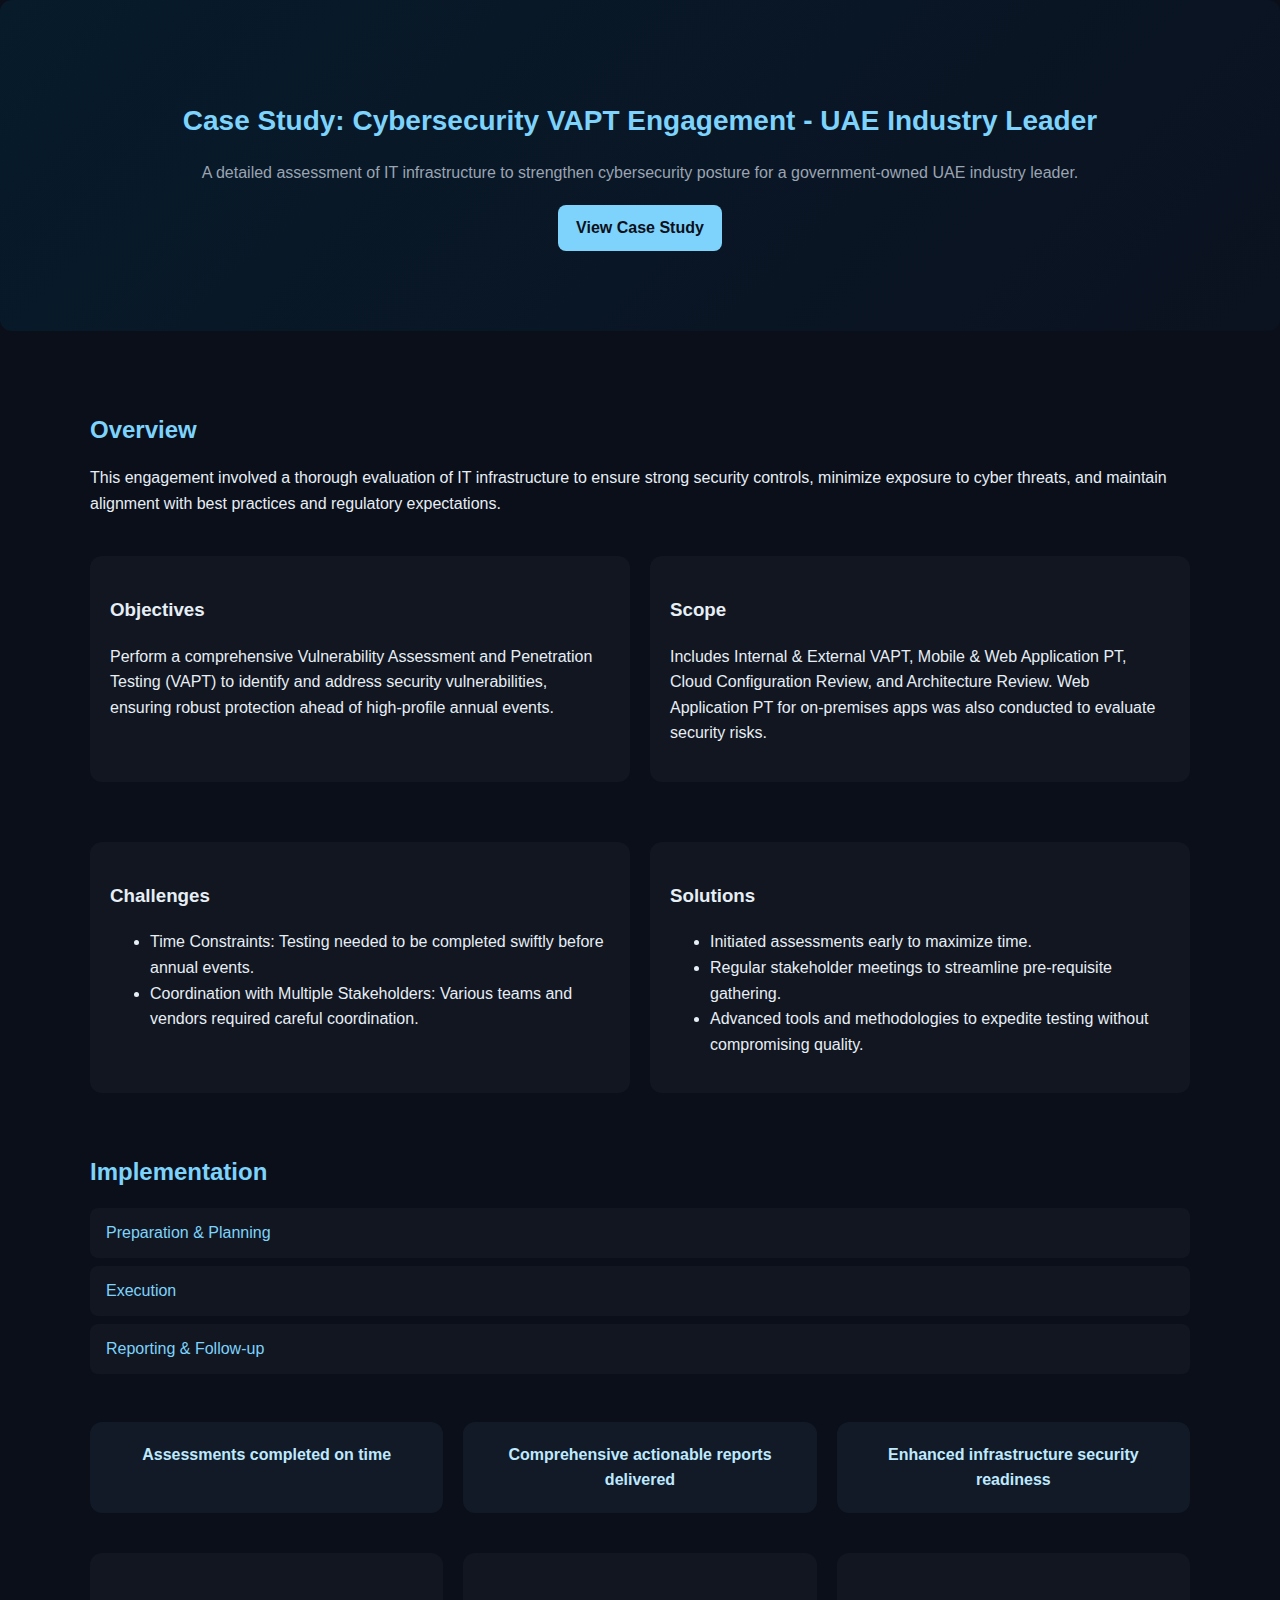
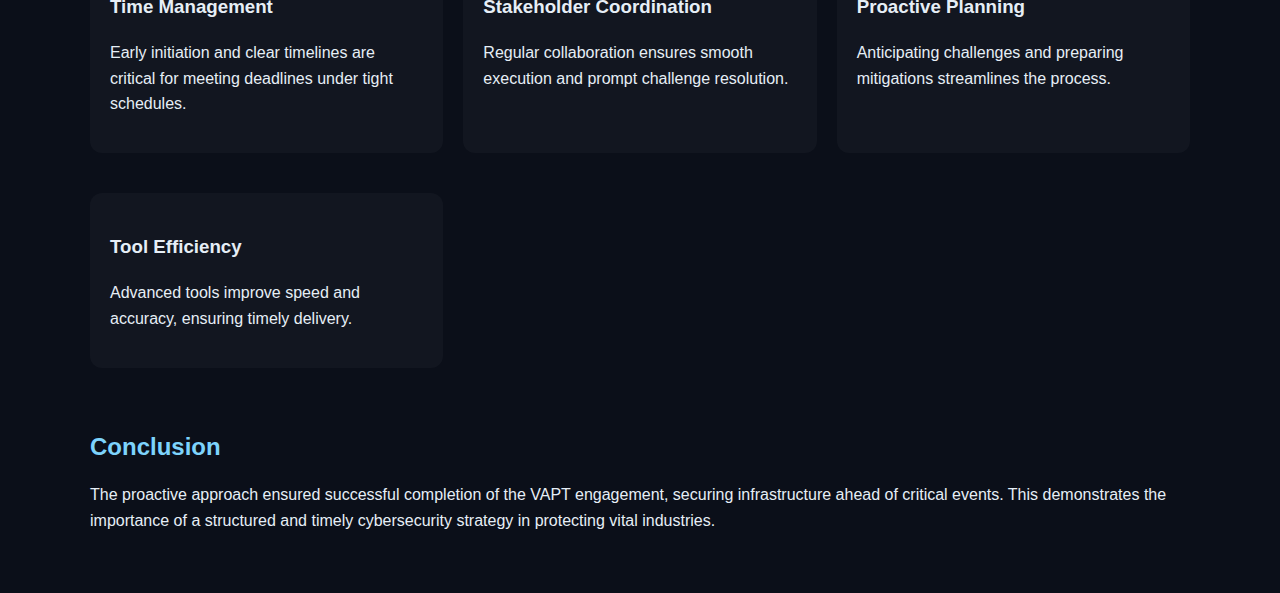
<file: project 3.html>
<!DOCTYPE html>
<html lang="en">
<head>
    <meta charset="UTF-8">
    <meta name="viewport" content="width=device-width, initial-scale=1.0">
    <title>Cybersecurity Case Study</title>
    <style>
        body {
            margin: 0;
            font-family: 'Inter', sans-serif;
            background-color: #0b0f19;
            color: #e6eef6;
            line-height: 1.6;
        }

        .wrap {
            max-width: 1100px;
            margin: 0 auto;
            padding: 20px;
        }

        .hero {
            text-align: center;
            padding: 80px 20px;
            background: linear-gradient(135deg, #071b2b, #0b1220);
            border-radius: 12px;
            margin-bottom: 40px;
        }

        .hero h1 {
            font-size: 28px;
            margin-bottom: 12px;
            color: #7dd3fc;
        }

        .hero p {
            font-size: 16px;
            margin-bottom: 20px;
            color: #9aa4b2;
        }

        .btn {
            display: inline-block;
            text-decoration: none;
            padding: 10px 18px;
            border-radius: 8px;
            background-color: #7dd3fc;
            color: #0b0f19;
            font-weight: 600;
            transition: 0.3s;
        }

        .btn:hover {
            background-color: #60a5fa;
        }

        .section {
            margin-bottom: 40px;
        }

        h2 {
            color: #7dd3fc;
            margin-bottom: 16px;
        }

        .card {
            background-color: rgba(255,255,255,0.03);
            padding: 20px;
            border-radius: 12px;
            margin-bottom: 20px;
            transition: 0.3s;
        }

        .grid-2 {
            display: grid;
            grid-template-columns: repeat(auto-fit, minmax(280px, 1fr));
            gap: 20px;
        }

        .grid-3 {
            display: grid;
            grid-template-columns: repeat(auto-fit, minmax(200px, 1fr));
            gap: 20px;
        }

        .hover-card, .card:hover {
            box-shadow: 0 0 20px rgba(125,211,252,0.6);
            transform: translateY(-4px);
            transition: 0.3s;
        }

        .accordion-btn {
            background-color: rgba(255,255,255,0.03);
            border: none;
            padding: 16px;
            width: 100%;
            text-align: left;
            outline: none;
            font-size: 16px;
            color: #7dd3fc;
            cursor: pointer;
            border-radius: 8px;
            margin-bottom: 8px;
            transition: 0.3s;
        }

        .accordion-btn.active {
            background-color: rgba(125,211,252,0.2);
        }

        .accordion-content {
            max-height: 0;
            overflow: hidden;
            transition: max-height 0.3s ease-out;
            padding-left: 12px;
            color: #9aa4b2;
        }

        .metric {
            background-color: rgba(125,211,252,0.06);
            padding: 20px;
            border-radius: 12px;
            text-align: center;
            color: #bfe9ff;
            font-weight: 600;
        }
    </style>
</head>
<body>

    <header class="hero">
        <h1>Case Study: Cybersecurity VAPT Engagement - UAE Industry Leader</h1>
        <p>A detailed assessment of IT infrastructure to strengthen cybersecurity posture for a government-owned UAE industry leader.</p>
        <a href="#overview" class="btn">View Case Study</a>
    </header>

    <main class="wrap">

        <section id="overview" class="section">
            <h2>Overview</h2>
            <p>This engagement involved a thorough evaluation of IT infrastructure to ensure strong security controls, minimize exposure to cyber threats, and maintain alignment with best practices and regulatory expectations.</p>
        </section>

        <section id="objectives-scope" class="section grid-2">
            <div class="card">
                <h3>Objectives</h3>
                <p>Perform a comprehensive Vulnerability Assessment and Penetration Testing (VAPT) to identify and address security vulnerabilities, ensuring robust protection ahead of high-profile annual events.</p>
            </div>
            <div class="card">
                <h3>Scope</h3>
                <p>Includes Internal & External VAPT, Mobile & Web Application PT, Cloud Configuration Review, and Architecture Review. Web Application PT for on-premises apps was also conducted to evaluate security risks.</p>
            </div>
        </section>

        <section id="challenges-solutions" class="section grid-2">
            <div class="card">
                <h3>Challenges</h3>
                <ul>
                    <li>Time Constraints: Testing needed to be completed swiftly before annual events.</li>
                    <li>Coordination with Multiple Stakeholders: Various teams and vendors required careful coordination.</li>
                </ul>
            </div>
            <div class="card">
                <h3>Solutions</h3>
                <ul>
                    <li>Initiated assessments early to maximize time.</li>
                    <li>Regular stakeholder meetings to streamline pre-requisite gathering.</li>
                    <li>Advanced tools and methodologies to expedite testing without compromising quality.</li>
                </ul>
            </div>
        </section>

        <section id="implementation" class="section">
            <h2>Implementation</h2>
            <div class="accordion">
                <button class="accordion-btn">Preparation & Planning</button>
                <div class="accordion-content">
                    <ul>
                        <li>Kickoff meetings to outline scope, timelines, deliverables.</li>
                        <li>Pre-requisites shared and tracked for timely collection.</li>
                    </ul>
                </div>

                <button class="accordion-btn">Execution</button>
                <div class="accordion-content">
                    <ul>
                        <li>Utilized industry-leading tools for vulnerability assessments and penetration testing.</li>
                        <li>Continuous collaboration with client team to minimize disruption.</li>
                    </ul>
                </div>

                <button class="accordion-btn">Reporting & Follow-up</button>
                <div class="accordion-content">
                    <ul>
                        <li>Detailed reports highlighting vulnerabilities, impacts, and remediation steps.</li>
                        <li>Follow-up sessions to verify implementation of fixes.</li>
                    </ul>
                </div>
            </div>
        </section>

        <section id="outcomes" class="section grid-3">
            <div class="metric">Assessments completed on time</div>
            <div class="metric">Comprehensive actionable reports delivered</div>
            <div class="metric">Enhanced infrastructure security readiness</div>
        </section>

        <section id="lessons-learned" class="section grid-2">
            <div class="card">
                <h3>Time Management</h3>
                <p>Early initiation and clear timelines are critical for meeting deadlines under tight schedules.</p>
            </div>
            <div class="card">
                <h3>Stakeholder Coordination</h3>
                <p>Regular collaboration ensures smooth execution and prompt challenge resolution.</p>
            </div>
            <div class="card">
                <h3>Proactive Planning</h3>
                <p>Anticipating challenges and preparing mitigations streamlines the process.</p>
            </div>
            <div class="card">
                <h3>Tool Efficiency</h3>
                <p>Advanced tools improve speed and accuracy, ensuring timely delivery.</p>
            </div>
        </section>

        <section id="conclusion" class="section">
            <h2>Conclusion</h2>
            <p>The proactive approach ensured successful completion of the VAPT engagement, securing infrastructure ahead of critical events. This demonstrates the importance of a structured and timely cybersecurity strategy in protecting vital industries.</p>
        </section>

    </main>

    <script>
        const accBtns = document.querySelectorAll('.accordion-btn');
        accBtns.forEach(btn => {
            btn.addEventListener('click', () => {
                btn.classList.toggle('active');
                const content = btn.nextElementSibling;
                if (content.style.maxHeight) {
                    content.style.maxHeight = null;
                } else {
                    content.style.maxHeight = content.scrollHeight + 'px';
                }
            });
        });
    </script>

</body>
</html>
</file>
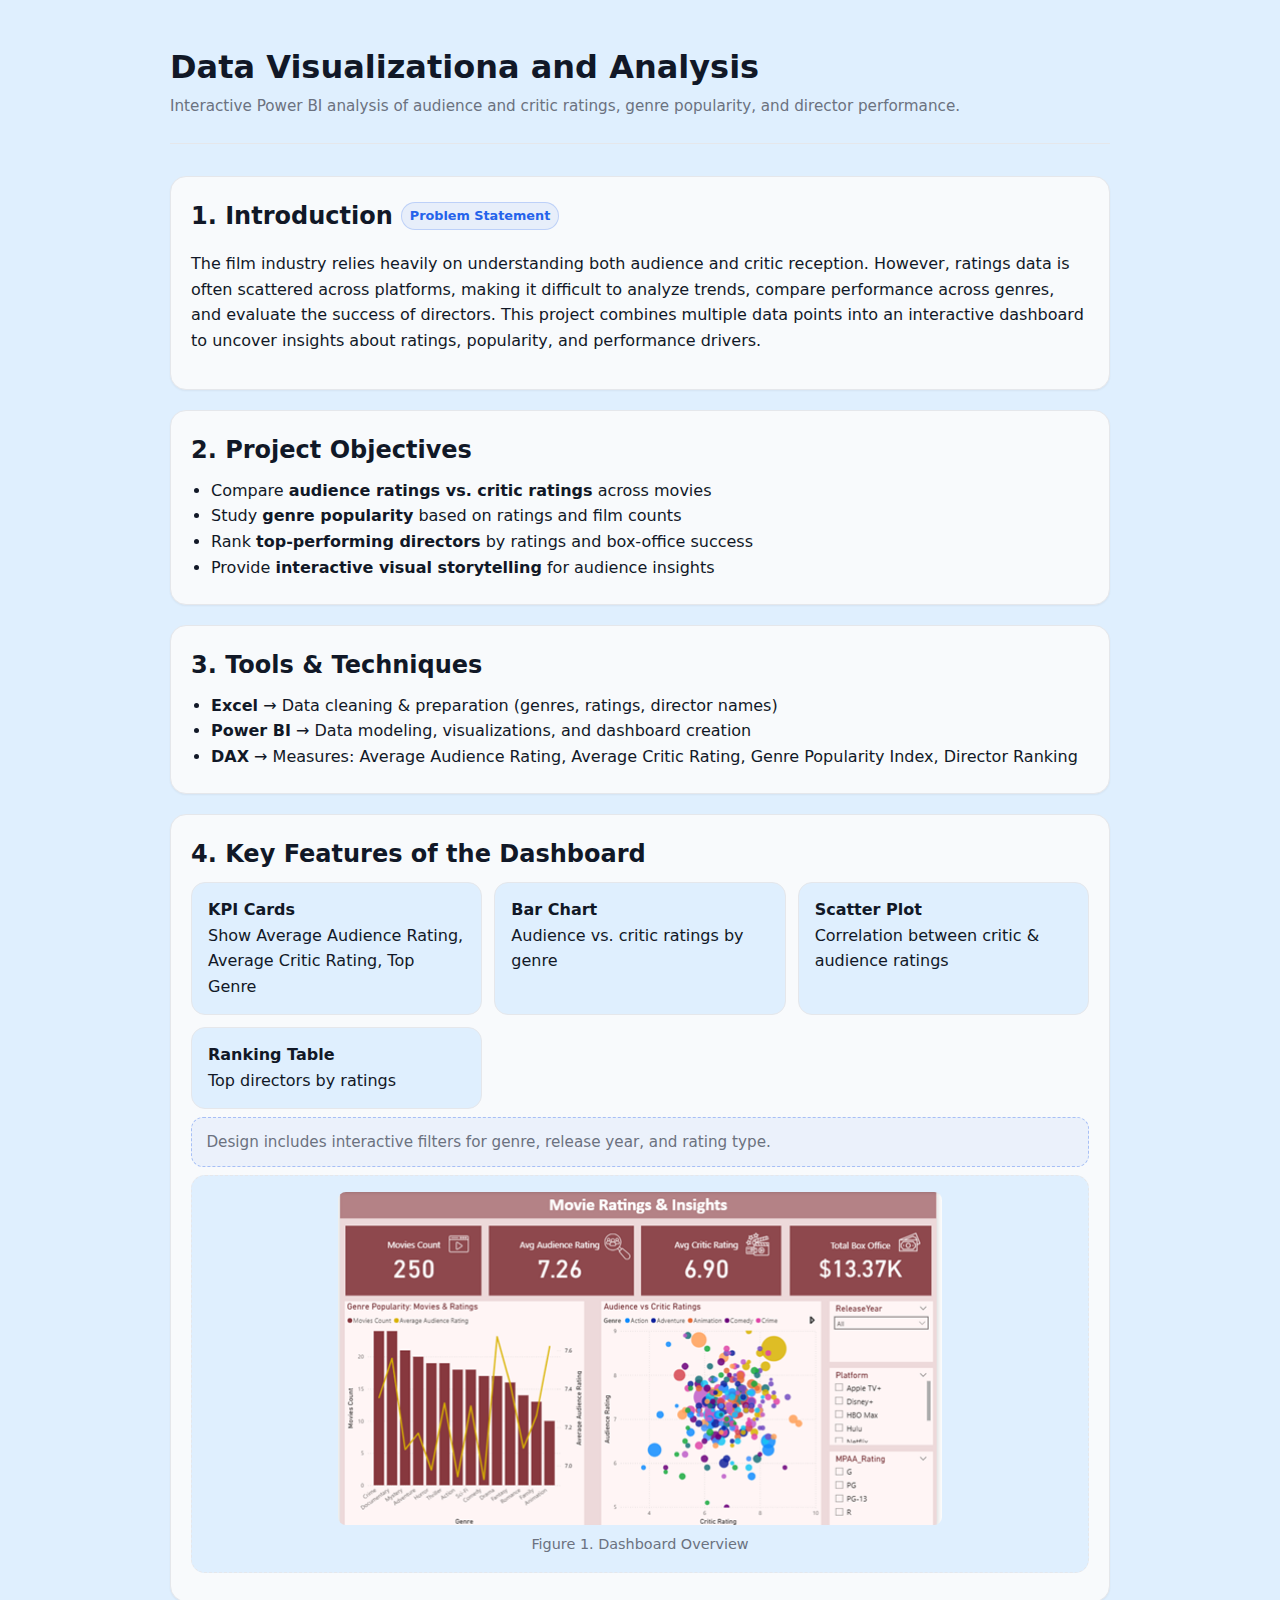
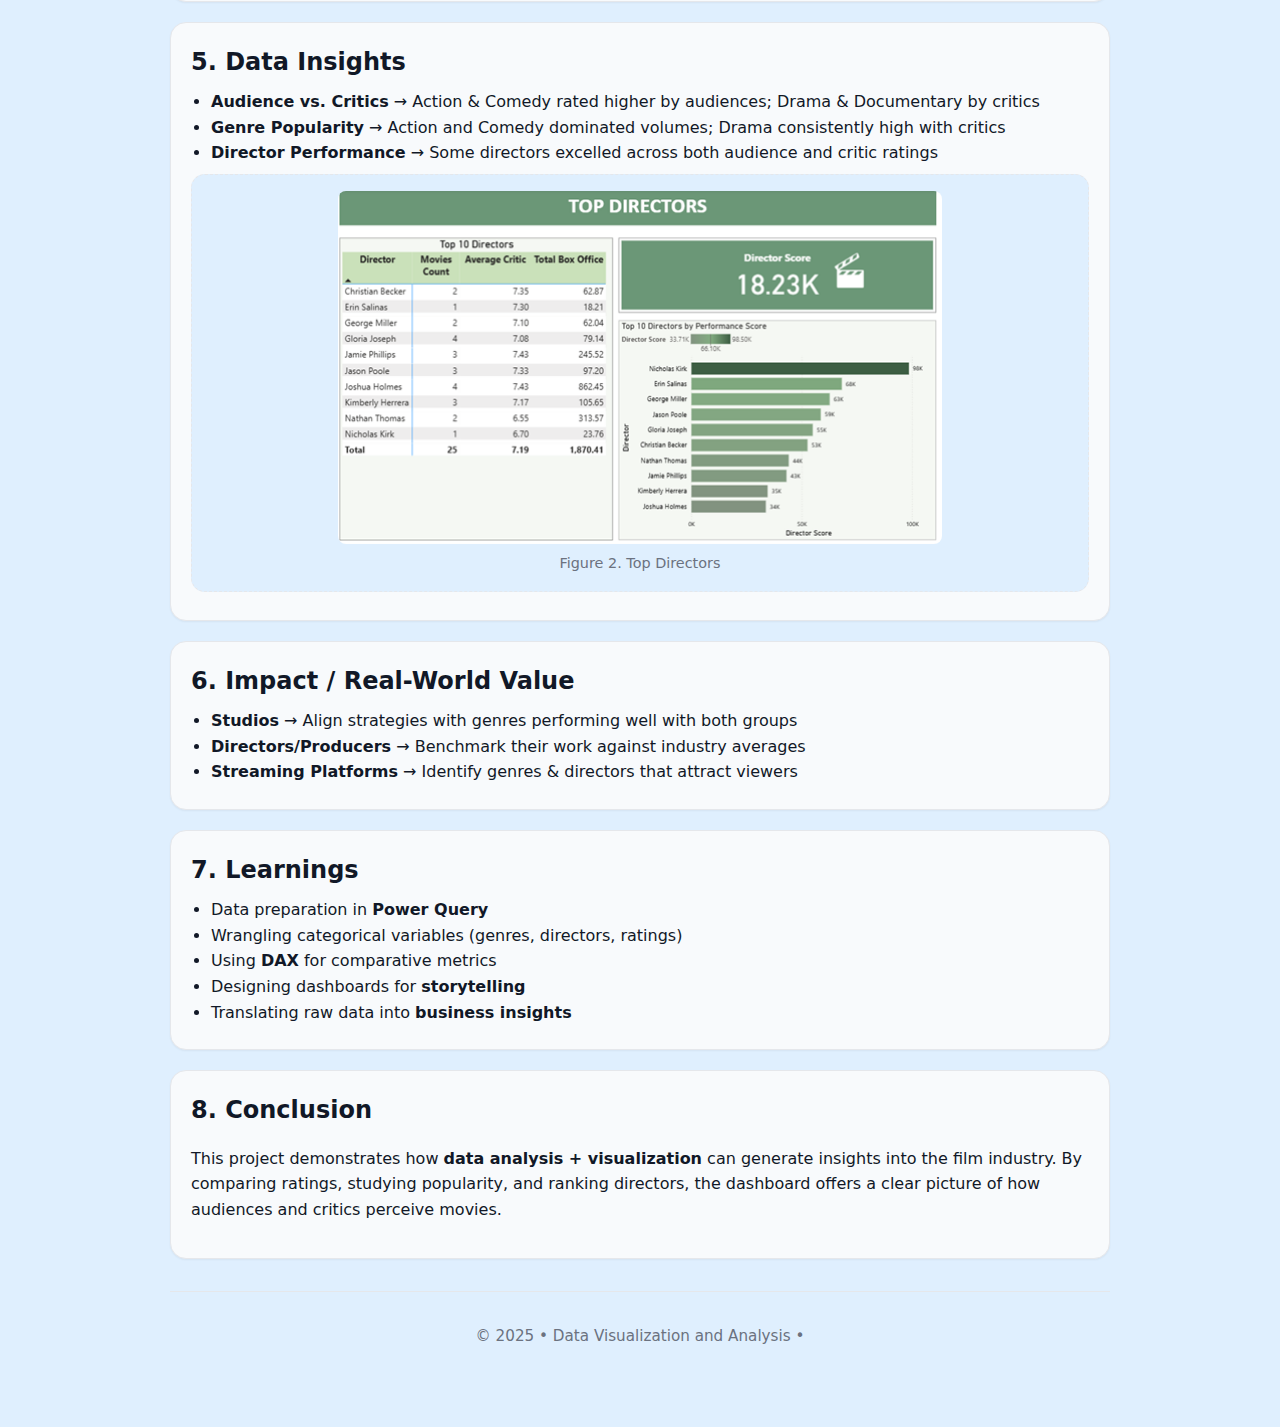
<file: project2.html>
<!DOCTYPE html>
<html lang="en">
<head>
  <meta charset="UTF-8" />
  <meta name="viewport" content="width=device-width, initial-scale=1" />
  <title>Data Visualization and Analysis</title>
  <style>
    :root {
      --bg: #dfeffe;   /* light blue background */
      --ink: #111827;
      --muted: #6b7280;
      --accent: #2563eb;
      --card: #f8fafc;
      --border: #e5e7eb;
    }
    * { box-sizing: border-box; }
    body {
      margin: 0;
      font-family: system-ui, -apple-system, Segoe UI, Roboto, Arial, "Noto Sans", "Helvetica Neue", sans-serif;
      background: var(--bg);
      color: var(--ink);
      line-height: 1.6;
    }
    .container { max-width: 980px; margin: 0 auto; padding: 2rem 1.25rem 4rem; }
    header { display: grid; gap: .5rem; padding: 1rem 0 1.5rem; border-bottom: 1px solid var(--border); margin-bottom: 2rem; }
    header h1 { margin: 0; font-size: clamp(1.6rem, 2.5vw, 2.25rem); line-height: 1.2; }
    header p { margin: 0; color: var(--muted); font-size: .95rem; }
    section {
      background: var(--card);
      border: 1px solid var(--border);
      border-radius: 16px;
      padding: 1.25rem;
      margin: 1rem 0 1.25rem;
      box-shadow: 0 1px 2px rgba(0,0,0,.05);
    }
    h2 { margin: 0 0 .5rem; font-size: clamp(1.15rem, 2vw, 1.5rem); display: flex; align-items: center; gap: .5rem; }
    h2 .tag { font-size: .8rem; padding: .15rem .5rem; border-radius: 999px; background: rgba(37,99,235,.08); color: var(--accent); border: 1px solid rgba(37,99,235,.22); }
    ul { padding-left: 1.25rem; margin: .25rem 0; }
    .hint { background: rgba(37,99,235,.06); border: 1px dashed rgba(37,99,235,.35); color: var(--muted); border-radius: 12px; padding: .75rem .9rem; margin-top: .5rem; font-size: .95rem; }
    figure { background: var(--bg); border: 1px dashed var(--border); border-radius: 14px; padding: 1rem; margin: .5rem 0; }
    figure img { width: 70%; display:block; margin:0 auto; border-radius: 8px; }
    figcaption { text-align: center; color: var(--muted); font-size: .9rem; margin-top: .5rem; }
    .kpis { display: grid; grid-template-columns: repeat(auto-fit, minmax(220px, 1fr)); gap: .75rem; }
    .kpi { background: var(--bg); border: 1px solid var(--border); border-radius: 14px; padding: .9rem 1rem; }
    .footer { margin-top: 2rem; padding-top: 1rem; border-top: 1px solid var(--border); color: var(--muted); font-size: .95rem; text-align: center; }
    @media print { .hint, .footer { display: none !important; } section { page-break-inside: avoid; } body { background: #fff; } }
  </style>
</head>
<body>
  <div class="container">
    <header>
      <h1> Data Visualizationa and Analysis </h1>
      <p>Interactive Power BI analysis of audience and critic ratings, genre popularity, and director performance.</p>
    </header>

    <section id="introduction">
      <h2>1. Introduction <span class="tag">Problem Statement</span></h2>
      <p>The film industry relies heavily on understanding both audience and critic reception. However, ratings data is often scattered across platforms, making it difficult to analyze trends, compare performance across genres, and evaluate the success of directors. This project combines multiple data points into an interactive dashboard to uncover insights about ratings, popularity, and performance drivers.</p>
    </section>

    <section id="objectives">
      <h2>2. Project Objectives</h2>
      <ul>
        <li>Compare <strong>audience ratings vs. critic ratings</strong> across movies</li>
        <li>Study <strong>genre popularity</strong> based on ratings and film counts</li>
        <li>Rank <strong>top-performing directors</strong> by ratings and box-office success</li>
        <li>Provide <strong>interactive visual storytelling</strong> for audience insights</li>
      </ul>
    </section>

    <section id="tools">
      <h2>3. Tools &amp; Techniques</h2>
      <ul>
        <li><strong>Excel</strong> → Data cleaning & preparation (genres, ratings, director names)</li>
        <li><strong>Power BI</strong> → Data modeling, visualizations, and dashboard creation</li>
        <li><strong>DAX</strong> → Measures: Average Audience Rating, Average Critic Rating, Genre Popularity Index, Director Ranking</li>
      </ul>
    </section>

    <section id="features">
      <h2>4. Key Features of the Dashboard</h2>
      <div class="kpis">
        <div class="kpi"><strong>KPI Cards</strong><br>Show Average Audience Rating, Average Critic Rating, Top Genre</div>
        <div class="kpi"><strong>Bar Chart</strong><br>Audience vs. critic ratings by genre</div>
        <div class="kpi"><strong>Scatter Plot</strong><br>Correlation between critic & audience ratings</div>
        <div class="kpi"><strong>Ranking Table</strong><br>Top directors by ratings</div>
      </div>
      <div class="hint">Design includes interactive filters for genre, release year, and rating type.</div>
      <figure>
        <img src="Images/images/movie.png" alt="Dashboard Overview">
        <figcaption>Figure 1. Dashboard Overview</figcaption>
      </figure>
    </section>

    <section id="insights">
      <h2>5. Data Insights</h2>
      <ul>
        <li><strong>Audience vs. Critics</strong> → Action & Comedy rated higher by audiences; Drama & Documentary by critics</li>
        <li><strong>Genre Popularity</strong> → Action and Comedy dominated volumes; Drama consistently high with critics</li>
        <li><strong>Director Performance</strong> → Some directors excelled across both audience and critic ratings</li>
      </ul>
      <figure>
        <img src="Images/images/directors.png" alt="Top Directors">
        <figcaption>Figure 2. Top Directors</figcaption>
      </figure>
    </section>

    <section id="impact">
      <h2>6. Impact / Real-World Value</h2>
      <ul>
        <li><strong>Studios</strong> → Align strategies with genres performing well with both groups</li>
        <li><strong>Directors/Producers</strong> → Benchmark their work against industry averages</li>
        <li><strong>Streaming Platforms</strong> → Identify genres & directors that attract viewers</li>
      </ul>
    </section>

    <section id="learnings">
      <h2>7. Learnings</h2>
      <ul>
        <li>Data preparation in <strong>Power Query</strong></li>
        <li>Wrangling categorical variables (genres, directors, ratings)</li>
        <li>Using <strong>DAX</strong> for comparative metrics</li>
        <li>Designing dashboards for <strong>storytelling</strong></li>
        <li>Translating raw data into <strong>business insights</strong></li>
      </ul>
    </section>

    <section id="conclusion">
      <h2>8. Conclusion</h2>
      <p>This project demonstrates how <strong>data analysis + visualization</strong> can generate insights into the film industry. By comparing ratings, studying popularity, and ranking directors, the dashboard offers a clear picture of how audiences and critics perceive movies.</p>
    </section>

    <div class="footer">
      <p>© 2025 • Data Visualization and Analysis • </p>
    </div>
  </div>
</body>
</html>
</file>
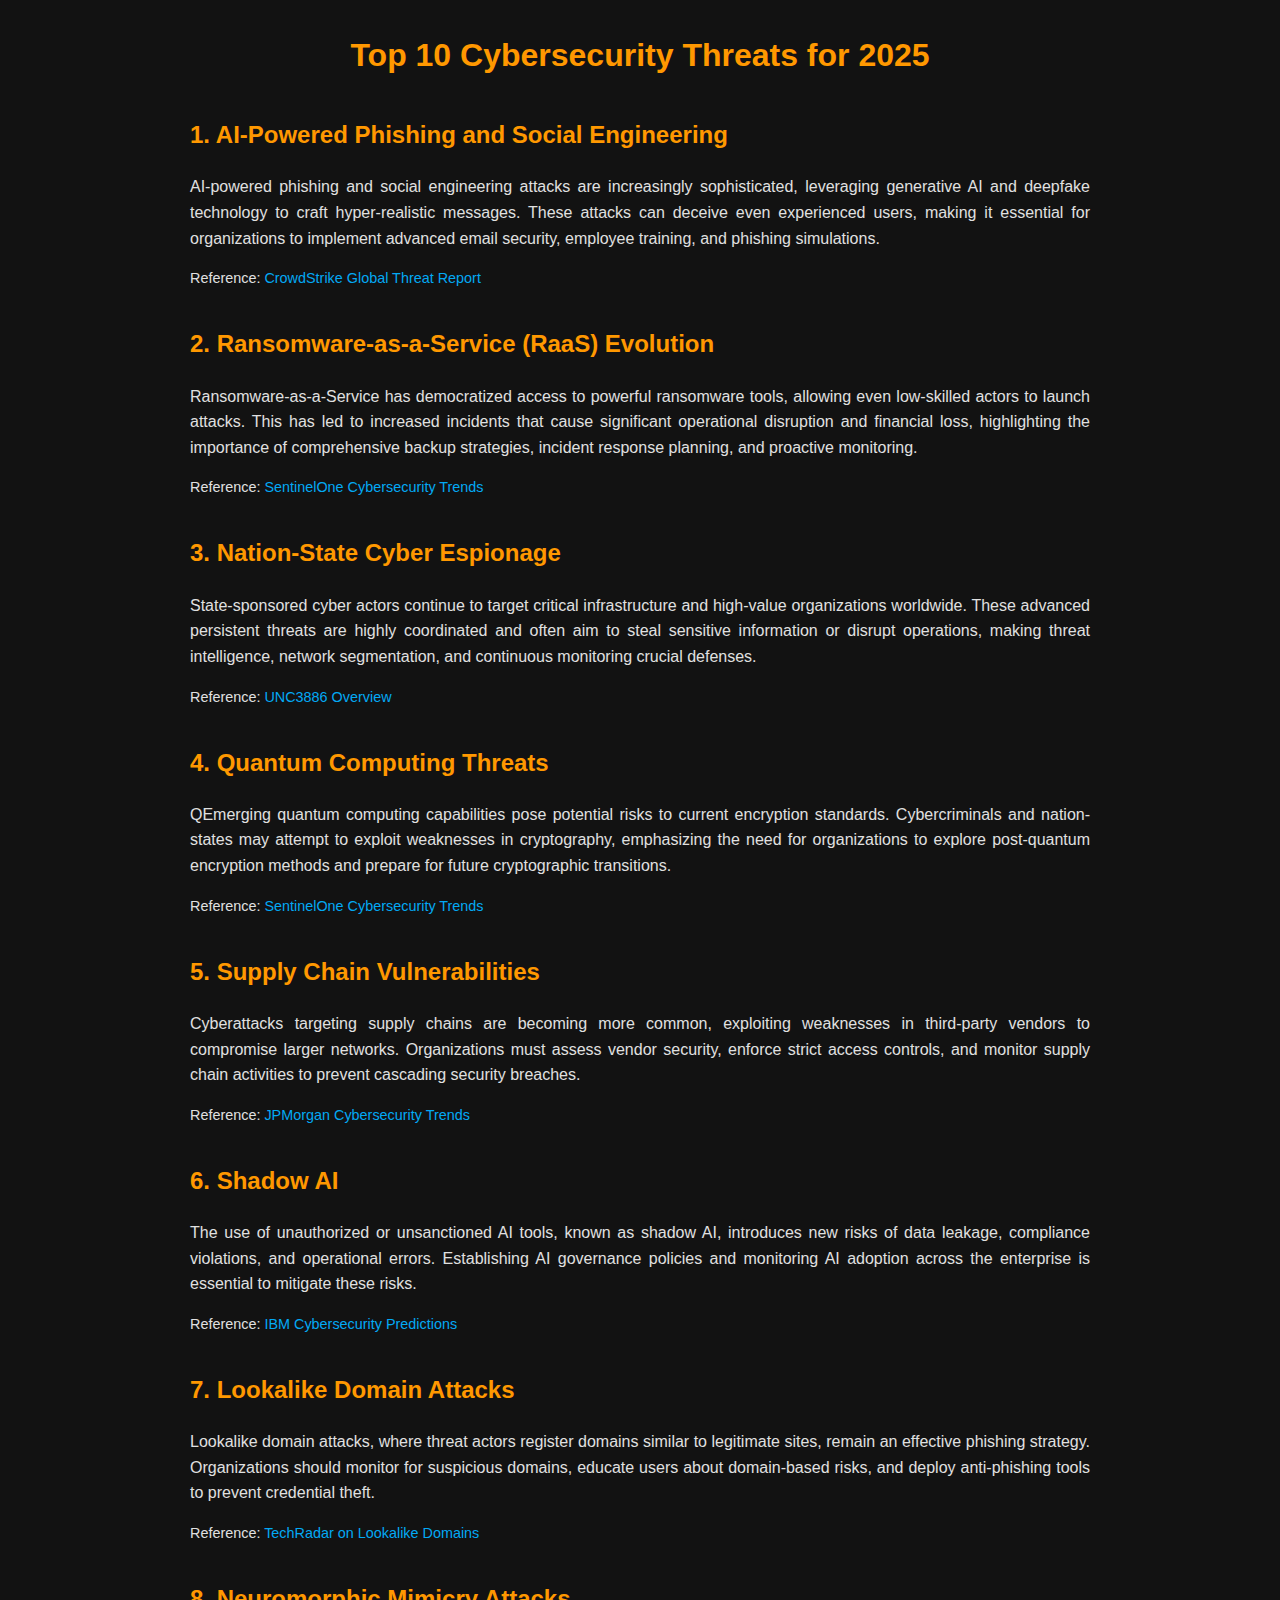
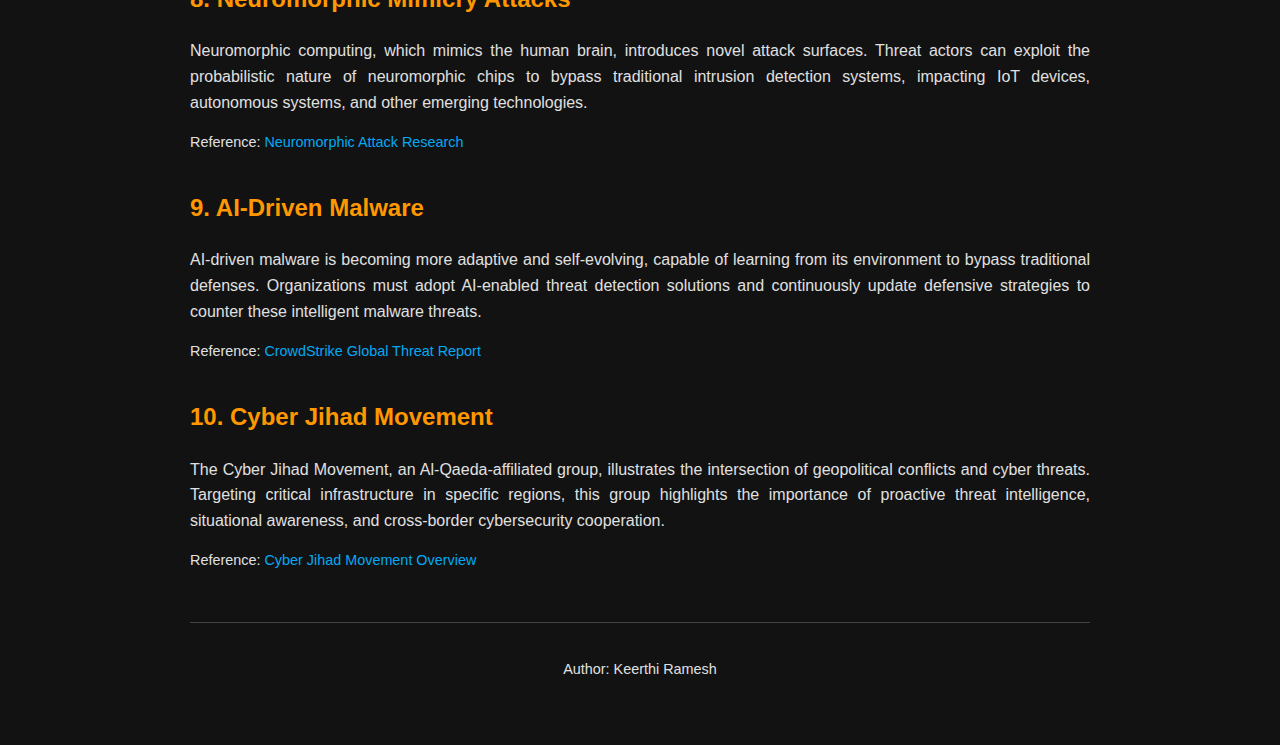
<file: project5.html>
<!DOCTYPE html>
<html lang="en">
<head>
    <meta charset="UTF-8">
    <meta name="viewport" content="width=device-width, initial-scale=1.0">
    <title>Top 10 Cybersecurity Threats for 2025</title>
    <style>
        /* Dark theme styles */
        body {
            background-color: #121212;
            color: #e0e0e0;
            font-family: 'Segoe UI', Tahoma, Geneva, Verdana, sans-serif;
            line-height: 1.6;
            margin: 0;
            padding: 0 20px;
        }

        h1, h2, h3 {
            color: #ff9800;
        }

        h1 {
            text-align: center;
            margin-top: 30px;
        }

        h2 {
            margin-top: 35px;
        }

        a {
            color: #03a9f4;
            text-decoration: none;
        }

        a:hover {
            text-decoration: underline;
        }

        .container {
            max-width: 900px;
            margin: auto;
            padding-bottom: 50px;
        }

        .section {
            margin-bottom: 25px;
            text-align: justify  ;
        }

        .reference {
            font-size: 0.9em;
            margin-top: 5px;
        }

        footer {
            margin-top: 50px;
            border-top: 1px solid #444;
            padding-top: 20px;
            text-align: center;
            font-size: 0.9em;
        }

        ul {
            margin-left: 20px;
        }
    </style>
</head>
<body>
    <div class="container">
        <h1>Top 10 Cybersecurity Threats for 2025</h1>


        <div class="section">
            <h2>1. AI-Powered Phishing and Social Engineering</h2>
            <p>AI-powered phishing and social engineering attacks are increasingly sophisticated, leveraging generative AI and deepfake technology to craft hyper-realistic messages. These attacks can deceive even experienced users, making it essential for organizations to implement advanced email security, employee training, and phishing simulations.</p>
            <p class="reference">Reference: <a href="https://www.crowdstrike.com/en-us/global-threat-report/?utm_source=chatgpt.com" target="_blank">CrowdStrike Global Threat Report</a></p>
        </div>

        <div class="section">
            <h2>2. Ransomware-as-a-Service (RaaS) Evolution</h2>
            <p>Ransomware-as-a-Service has democratized access to powerful ransomware tools, allowing even low-skilled actors to launch attacks. This has led to increased incidents that cause significant operational disruption and financial loss, highlighting the importance of comprehensive backup strategies, incident response planning, and proactive monitoring.</p>
            <p class="reference">Reference: <a href="https://www.sentinelone.com/cybersecurity-101/cybersecurity/cyber-security-trends/?utm_source=chatgpt.com" target="_blank">SentinelOne Cybersecurity Trends</a></p>
        </div>

        <div class="section">
            <h2>3. Nation-State Cyber Espionage</h2>
            <p>State-sponsored cyber actors continue to target critical infrastructure and high-value organizations worldwide. These advanced persistent threats are highly coordinated and often aim to steal sensitive information or disrupt operations, making threat intelligence, network segmentation, and continuous monitoring crucial defenses.</p>
            <p class="reference">Reference: <a href="https://en.wikipedia.org/wiki/UNC3886?utm_source=chatgpt.com" target="_blank">UNC3886 Overview</a></p>
        </div>

        <div class="section">
            <h2>4. Quantum Computing Threats</h2>
            <p>QEmerging quantum computing capabilities pose potential risks to current encryption standards. Cybercriminals and nation-states may attempt to exploit weaknesses in cryptography, emphasizing the need for organizations to explore post-quantum encryption methods and prepare for future cryptographic transitions.</p>
            <p class="reference">Reference: <a href="https://www.sentinelone.com/cybersecurity-101/cybersecurity/cyber-security-trends/?utm_source=chatgpt.com" target="_blank">SentinelOne Cybersecurity Trends</a></p>
        </div>

        <div class="section">
            <h2>5. Supply Chain Vulnerabilities</h2>
            <p>Cyberattacks targeting supply chains are becoming more common, exploiting weaknesses in third-party vendors to compromise larger networks. Organizations must assess vendor security, enforce strict access controls, and monitor supply chain activities to prevent cascading security breaches.</p>
            <p class="reference">Reference: <a href="https://www.jpmorganchase.com/about/technology/blog/top-cybersecurity-trends-to-watch-in-2025?utm_source=chatgpt.com" target="_blank">JPMorgan Cybersecurity Trends</a></p>
        </div>

        <div class="section">
            <h2>6. Shadow AI</h2>
            <p>The use of unauthorized or unsanctioned AI tools, known as shadow AI, introduces new risks of data leakage, compliance violations, and operational errors. Establishing AI governance policies and monitoring AI adoption across the enterprise is essential to mitigate these risks.</p>
            <p class="reference">Reference: <a href="https://www.ibm.com/think/insights/cybersecurity-trends-ibm-predictions-2025?utm_source=chatgpt.com" target="_blank">IBM Cybersecurity Predictions</a></p>
        </div>

        <div class="section">
            <h2>7. Lookalike Domain Attacks</h2>
            <p>Lookalike domain attacks, where threat actors register domains similar to legitimate sites, remain an effective phishing strategy. Organizations should monitor for suspicious domains, educate users about domain-based risks, and deploy anti-phishing tools to prevent credential theft.</p>
            <p class="reference">Reference: <a href="https://www.techradar.com/pro/the-silent-impersonators-how-lookalike-domains-threaten-uk-business-trust?utm_source=chatgpt.com" target="_blank">TechRadar on Lookalike Domains</a></p>
        </div>

        <div class="section">
            <h2>8. Neuromorphic Mimicry Attacks</h2>
            <p>Neuromorphic computing, which mimics the human brain, introduces novel attack surfaces. Threat actors can exploit the probabilistic nature of neuromorphic chips to bypass traditional intrusion detection systems, impacting IoT devices, autonomous systems, and other emerging technologies.</p>
            <p class="reference">Reference: <a href="https://arxiv.org/abs/2505.17094?utm_source=chatgpt.com" target="_blank">Neuromorphic Attack Research</a></p>
        </div>

        <div class="section">
            <h2>9. AI-Driven Malware</h2>
            <p>AI-driven malware is becoming more adaptive and self-evolving, capable of learning from its environment to bypass traditional defenses. Organizations must adopt AI-enabled threat detection solutions and continuously update defensive strategies to counter these intelligent malware threats.</p>
            <p class="reference">Reference: <a href="https://www.crowdstrike.com/en-us/global-threat-report/?utm_source=chatgpt.com" target="_blank">CrowdStrike Global Threat Report</a></p>
        </div>

        <div class="section">
            <h2>10. Cyber Jihad Movement</h2>
            <p>The Cyber Jihad Movement, an Al-Qaeda-affiliated group, illustrates the intersection of geopolitical conflicts and cyber threats. Targeting critical infrastructure in specific regions, this group highlights the importance of proactive threat intelligence, situational awareness, and cross-border cybersecurity cooperation.</p>
            <p class="reference">Reference: <a href="https://en.wikipedia.org/wiki/Cyber_Jihad_Movement?utm_source=chatgpt.com" target="_blank">Cyber Jihad Movement Overview</a></p>
        </div>

        <footer>
            <p>Author: Keerthi Ramesh</p>
        </footer>
    </div>
</body>
</html>
</file>
